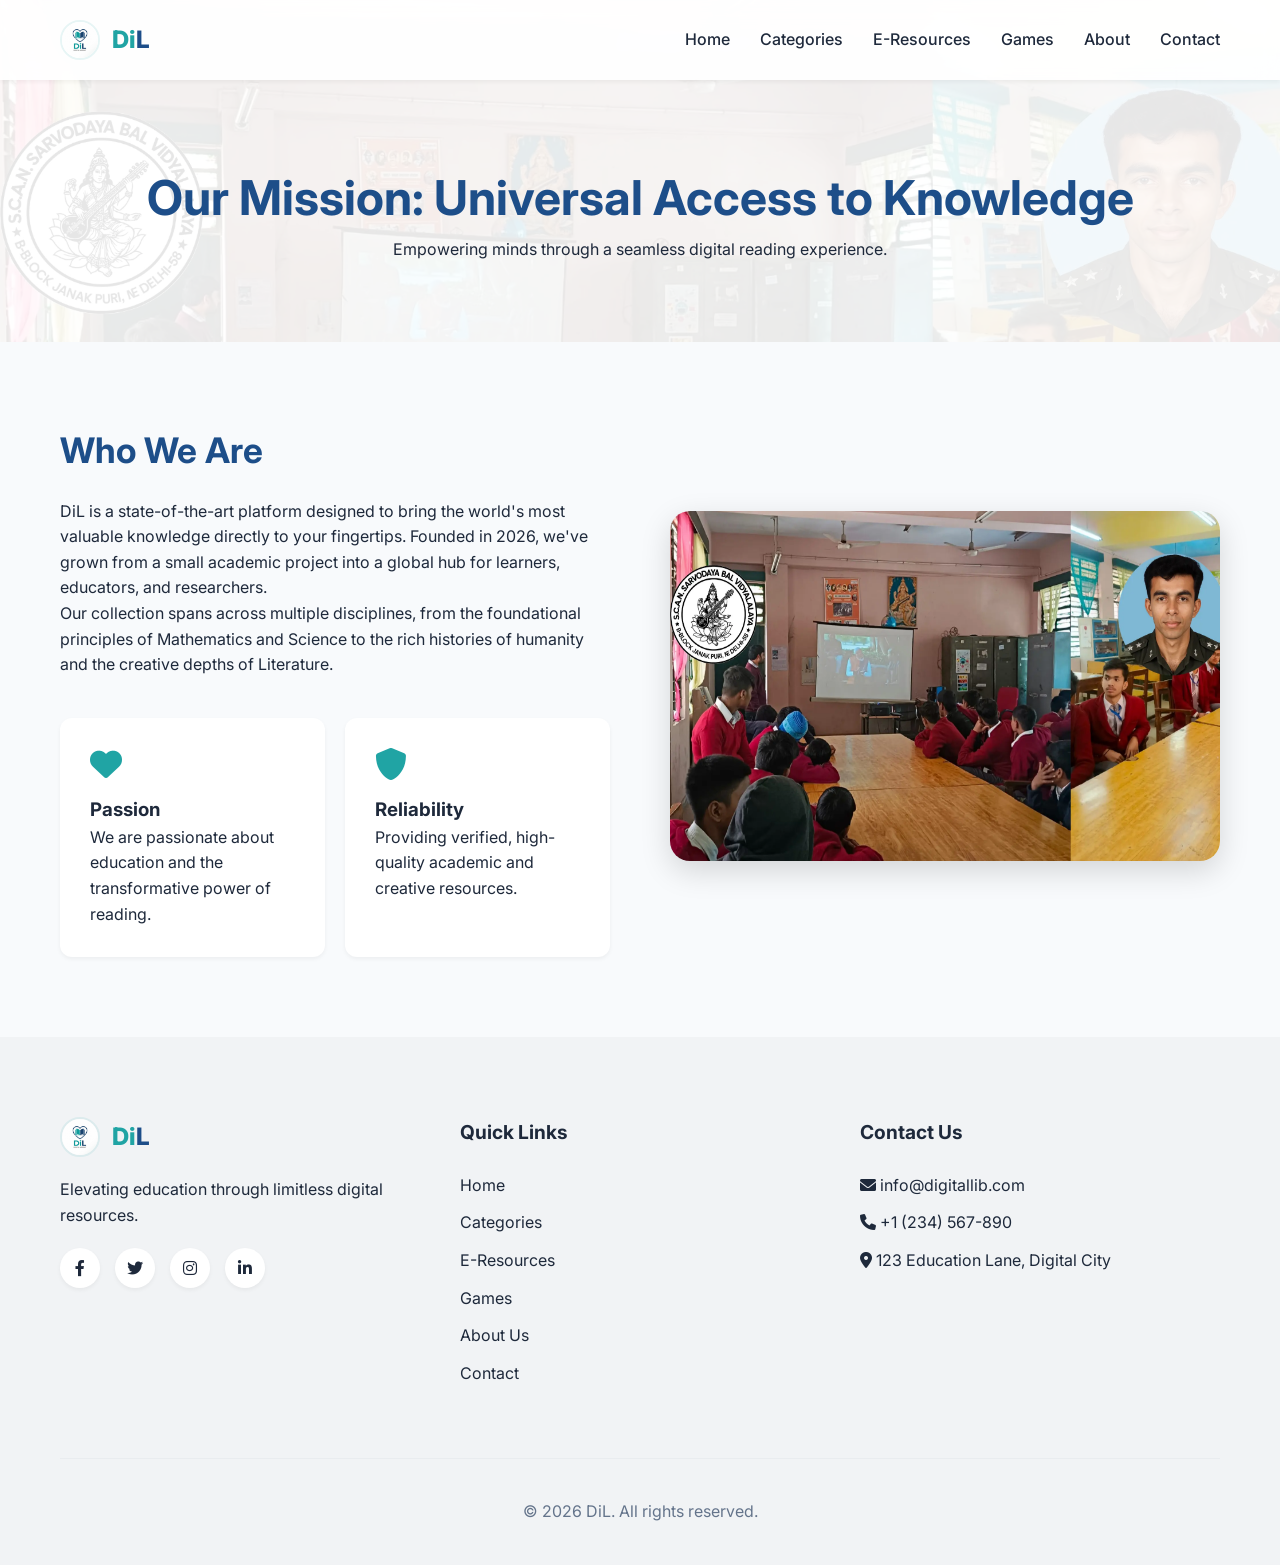
<file: about.html>
<!DOCTYPE html>
<html lang="en">

<head>
    <meta charset="UTF-8">
    <meta name="viewport" content="width=device-width, initial-scale=1.0">
    <title>About Us | DiL</title>
    <meta name="description" content="Learn more about DiL's mission to provide universal access to knowledge. Discover who we are and why we are passionate about digital education.">
    <link rel="icon" type="image/webp" href="favicon.webp">
    <link href="https://fonts.googleapis.com/css2?family=Inter:wght@400;500;600;700;800&display=swap" rel="stylesheet">
    <link rel="stylesheet" href="https://cdnjs.cloudflare.com/ajax/libs/font-awesome/6.0.0/css/all.min.css">
    <link rel="stylesheet" href="assets/css/style.css">
    <script src="assets/js/main.js" defer></script>
</head>

<body>

    <header>
        <nav class="navbar">
            <div class="container">
                <a href="index.html" class="logo">
                    <img src="assets/images/logo.webp" alt="DiL Logo" width="40" height="40">
                    <span><span class="logo-di">Di</span><span class="logo-l">L</span></span>
                </a>
                <button class="nav-toggle" aria-label="Toggle Navigation Menu"><i class="fas fa-bars"></i></button>
                <ul class="nav-links">
                    <li><a href="index.html">Home</a></li>
                    <li><a href="categories.html">Categories</a></li>
                    <li><a href="e-resources.html">E-Resources</a></li>
                    <li><a href="Games.html">Games</a></li>
                    <li><a href="about.html" class="active">About</a></li>
                    <li><a href="contact.html">Contact</a></li>
                </ul>
            </div>
        </nav>
    </header>

    <main>

    <section class="about-hero fade-in-up">
        <div class="container">
            <h1>Our Mission: Universal Access to Knowledge</h1>
            <p>Empowering minds through a seamless digital reading experience.</p>
        </div>
    </section>

    <section class="about-content">
        <div class="container">
            <div class="about-grid">
                <div class="about-text">
                    <h2>Who We Are</h2>
                    <p>DiL is a state-of-the-art platform designed to bring the world's most valuable
                        knowledge directly to your fingertips. Founded in 2026, we've grown from a small academic
                        project into a global hub for learners, educators, and researchers.</p>
                    <p>Our collection spans across multiple disciplines, from the foundational principles of Mathematics
                        and Science to the rich histories of humanity and the creative depths of Literature.</p>

                    <div class="value-cards">
                        <div class="value-card">
                            <i class="fas fa-heart"></i>
                            <h3>Passion</h3>
                            <p>We are passionate about education and the transformative power of reading.</p>
                        </div>
                        <div class="value-card">
                            <i class="fas fa-shield-alt"></i>
                            <h3>Reliability</h3>
                            <p>Providing verified, high-quality academic and creative resources.</p>
                        </div>
                    </div>
                </div>
                <div class="about-image">
                    <img src="Image/scan.webp" alt="Library Scene" width="500" height="350" loading="lazy">
                </div>
            </div>
        </div>
    </section>
    </main>
    <footer>
        <div class="container">
            <div class="footer-grid">
                <div class="footer-info">
                    <div class="logo footer-logo">
                        <img src="assets/images/logo.webp" alt="DiL Logo" width="40" height="40" loading="lazy">
                        <span><span class="logo-di">Di</span><span class="logo-l">L</span></span>
                    </div>
                    <p>Elevating education through limitless digital resources.</p>
                    <div class="social-icons">
                        <a href="#" aria-label="Follow us on Facebook"><i class="fab fa-facebook-f"></i></a>
                        <a href="#" aria-label="Follow us on Twitter"><i class="fab fa-twitter"></i></a>
                        <a href="#" aria-label="Follow us on Instagram"><i class="fab fa-instagram"></i></a>
                        <a href="#" aria-label="Follow us on LinkedIn"><i class="fab fa-linkedin-in"></i></a>
                    </div>
                </div>
                <div class="footer-links">
                    <h4>Quick Links</h4>
                    <ul>
                        <li><a href="index.html">Home</a></li>
                        <li><a href="categories.html">Categories</a></li>
                        <li><a href="e-resources.html">E-Resources</a></li>
                        <li><a href="Games.html">Games</a></li>
                        <li><a href="about.html">About Us</a></li>
                        <li><a href="contact.html">Contact</a></li>
                    </ul>
                </div>
                <div class="footer-links">
                    <h4>Contact Us</h4>
                    <ul>
                        <li><i class="fas fa-envelope"></i> info@digitallib.com</li>
                        <li><i class="fas fa-phone"></i> +1 (234) 567-890</li>
                        <li><i class="fas fa-map-marker-alt"></i> 123 Education Lane, Digital City</li>
                    </ul>
                </div>
            </div>
            <div class="footer-bottom">
                <p>&copy; 2026 DiL. All rights reserved.</p>
            </div>
        </div>
    </footer>

    <style>
        .about-hero {
            padding: 160px 0 80px;
            background: linear-gradient(rgba(255, 255, 255, 0.9), rgba(255, 255, 255, 0.9)), url('Image/scan.webp');
            background-size: cover;
            text-align: center;
        }

        .about-hero h1 {
            font-size: 3rem;
            color: var(--primary-dark);
        }

        .about-content {
            padding: 80px 0;
        }

        .about-grid {
            display: grid;
            grid-template-columns: 1fr 1fr;
            gap: 60px;
            align-items: center;
        }

        .about-text h2 {
            font-size: 2.2rem;
            margin-bottom: 20px;
            color: var(--primary-dark);
        }

        .about-image img {
            width: 100%;
            border-radius: var(--radius-lg);
            box-shadow: var(--shadow-lg);
        }

        .value-cards {
            display: grid;
            grid-template-columns: 1fr 1fr;
            gap: 20px;
            margin-top: 40px;
        }

        .value-card {
            padding: 30px;
            background: var(--bg-white);
            border-radius: var(--radius-md);
            box-shadow: var(--shadow-sm);
        }

        .value-card i {
            font-size: 2rem;
            color: var(--primary);
            margin-bottom: 15px;
        }

        @media (max-width: 768px) {
            .about-grid {
                grid-template-columns: 1fr;
            }

            .about-hero h1 {
                font-size: 2rem;
            }
        }
    </style>

    <!-- Scripts are moved to head with defer -->
</body>

</html>
</file>
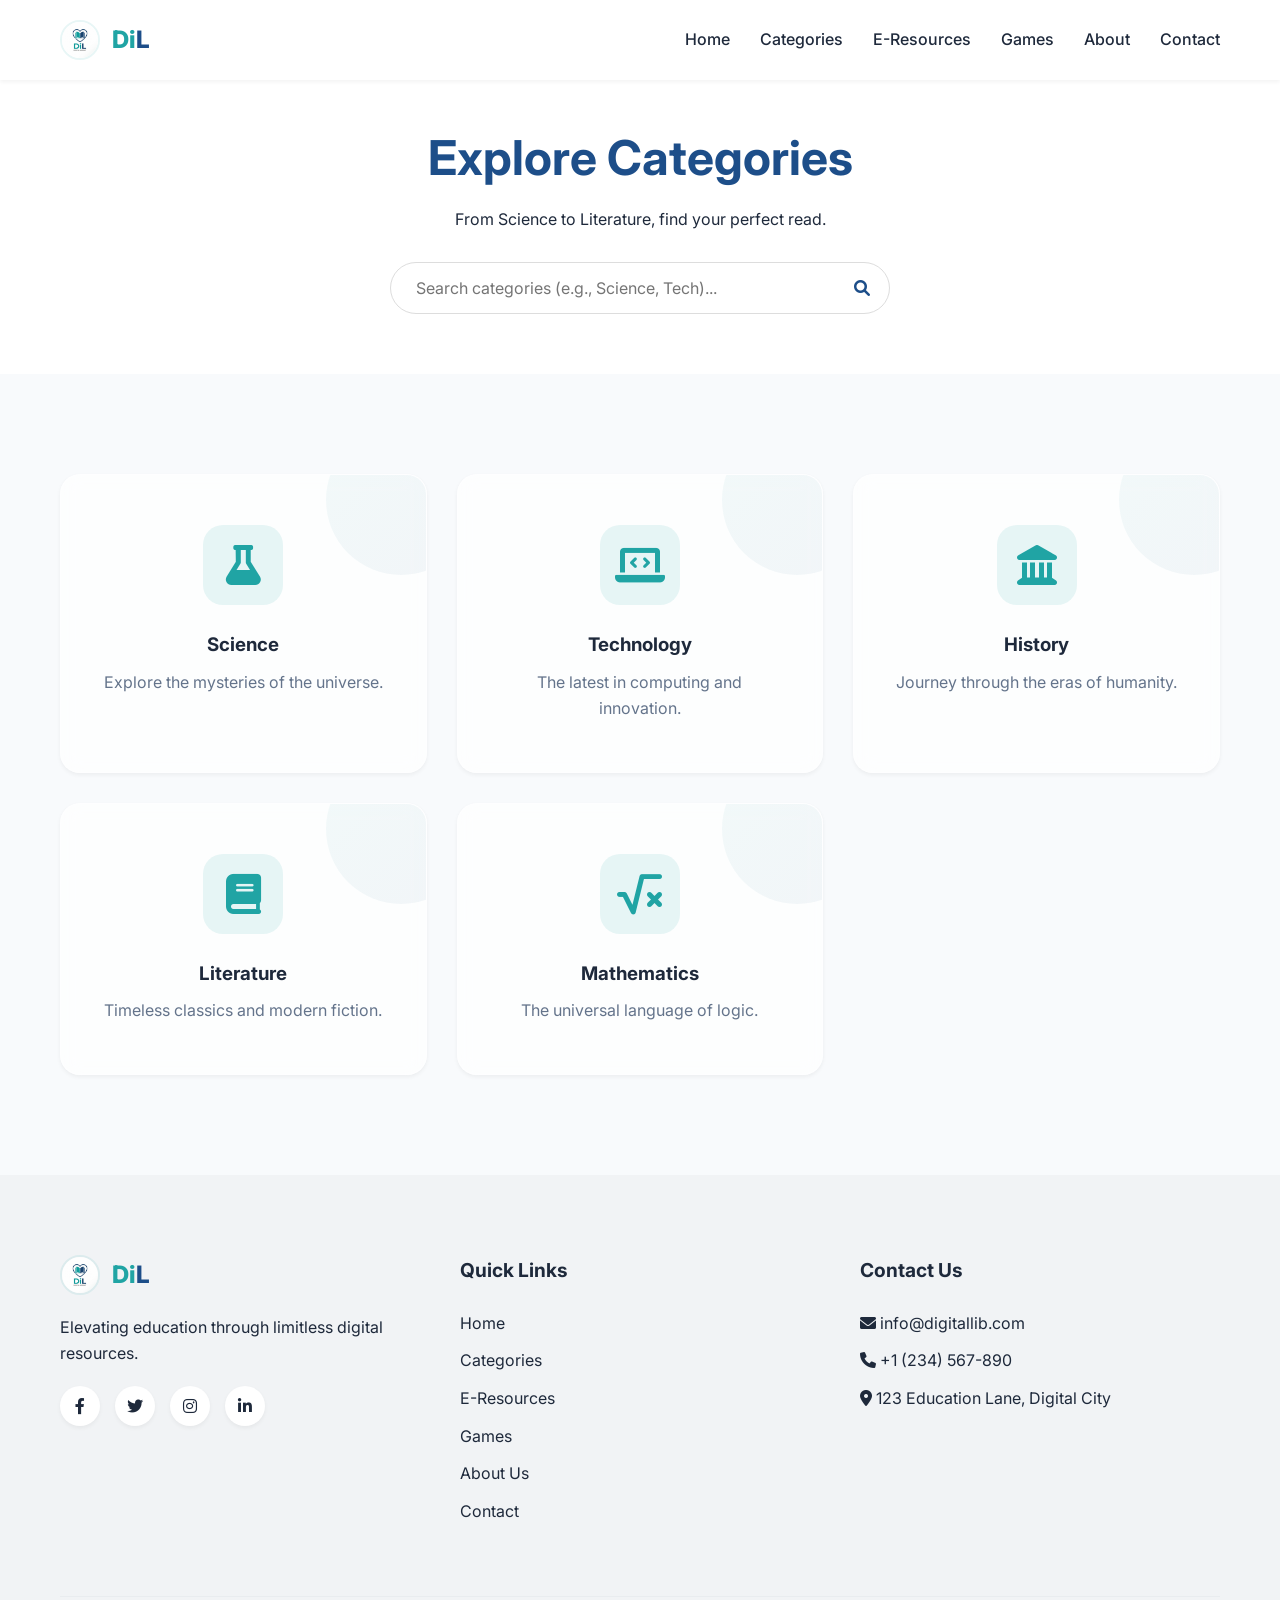
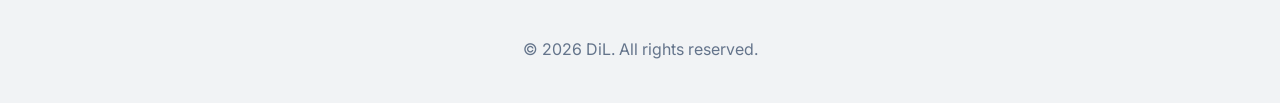
<file: categories.html>
<!DOCTYPE html>
<html lang="en">
<head>
    <meta charset="UTF-8">
    <meta name="viewport" content="width=device-width, initial-scale=1.0">
    <title>Categories | DiL</title>
    <meta name="description" content="Browse through our wide range of digital library categories including Science, Technology, Literature, and History. Find the perfect resource for your studies.">
    <link rel="icon" type="image/webp" href="favicon.webp">
    <link href="https://fonts.googleapis.com/css2?family=Inter:wght@400;500;600;700;800&display=swap" rel="stylesheet">
    <link rel="stylesheet" href="https://cdnjs.cloudflare.com/ajax/libs/font-awesome/6.0.0/css/all.min.css">
    <link rel="stylesheet" href="assets/css/style.css">
    <script src="assets/js/data.js" defer></script>
    <script src="assets/js/main.js" defer></script>
</head>
<body>

    <!-- Header / Navbar -->
    <header>
        <nav class="navbar">
            <div class="container">
                <a href="index.html" class="logo">
                    <img src="assets/images/logo.webp" alt="DiL Logo" width="40" height="40">
                    <span><span class="logo-di">Di</span><span class="logo-l">L</span></span>
                </a>
                <button class="nav-toggle" aria-label="Toggle Navigation Menu"><i class="fas fa-bars"></i></button>
                <ul class="nav-links">
                    <li><a href="index.html">Home</a></li>
                    <li><a href="categories.html" class="active">Categories</a></li>
                    <li><a href="e-resources.html">E-Resources</a></li>
                    <li><a href="Games.html">Games</a></li>
                    <li><a href="about.html">About</a></li>
                    <li><a href="contact.html">Contact</a></li>
                </ul>
            </div>
        </nav>
    </header>

    <main>

    <!-- Categories Header -->
    <section class="category-hero">
        <div class="container">
            <h1>Explore Categories</h1>
            <p>From Science to Literature, find your perfect read.</p>
            <div class="category-search">
                <input type="text" id="cat-search" placeholder="Search categories (e.g., Science, Tech)..." aria-label="Search categories">
                <i class="fas fa-search"></i>
            </div>
        </div>
    </section>

    <!-- Categories Grid -->
    <section class="categories-display">
        <div class="container">
            <div id="all-categories-grid" class="categories-grid" data-dynamic="true">
                <!-- Categories will be injected here -->
            </div>
        </div>
    </section>
    </main>
    <footer>
        <div class="container">
            <div class="footer-grid">
                <div class="footer-info">
                    <div class="logo footer-logo">
                        <img src="assets/images/logo.webp" alt="DiL Logo" width="40" height="40" loading="lazy">
                        <span><span class="logo-di">Di</span><span class="logo-l">L</span></span>
                    </div>
                    <p>Elevating education through limitless digital resources.</p>
                    <div class="social-icons">
                        <a href="#" aria-label="Follow us on Facebook"><i class="fab fa-facebook-f"></i></a>
                        <a href="#" aria-label="Follow us on Twitter"><i class="fab fa-twitter"></i></a>
                        <a href="#" aria-label="Follow us on Instagram"><i class="fab fa-instagram"></i></a>
                        <a href="#" aria-label="Follow us on LinkedIn"><i class="fab fa-linkedin-in"></i></a>
                    </div>
                </div>
                <div class="footer-links">
                    <h4>Quick Links</h4>
                    <ul>
                        <li><a href="index.html">Home</a></li>
                        <li><a href="categories.html">Categories</a></li>
                        <li><a href="e-resources.html">E-Resources</a></li>
                        <li><a href="Games.html">Games</a></li>
                        <li><a href="about.html">About Us</a></li>
                        <li><a href="contact.html">Contact</a></li>
                    </ul>
                </div>
                <div class="footer-links">
                    <h4>Contact Us</h4>
                    <ul>
                        <li><i class="fas fa-envelope"></i> info@digitallib.com</li>
                        <li><i class="fas fa-phone"></i> +1 (234) 567-890</li>
                        <li><i class="fas fa-map-marker-alt"></i> 123 Education Lane, Digital City</li>
                    </ul>
                </div>
            </div>
            <div class="footer-bottom">
                <p>&copy; 2026 DiL. All rights reserved.</p>
            </div>
        </div>
    </footer>
    <!-- Scripts moved to head with defer -->
</body>
</html>
</file>
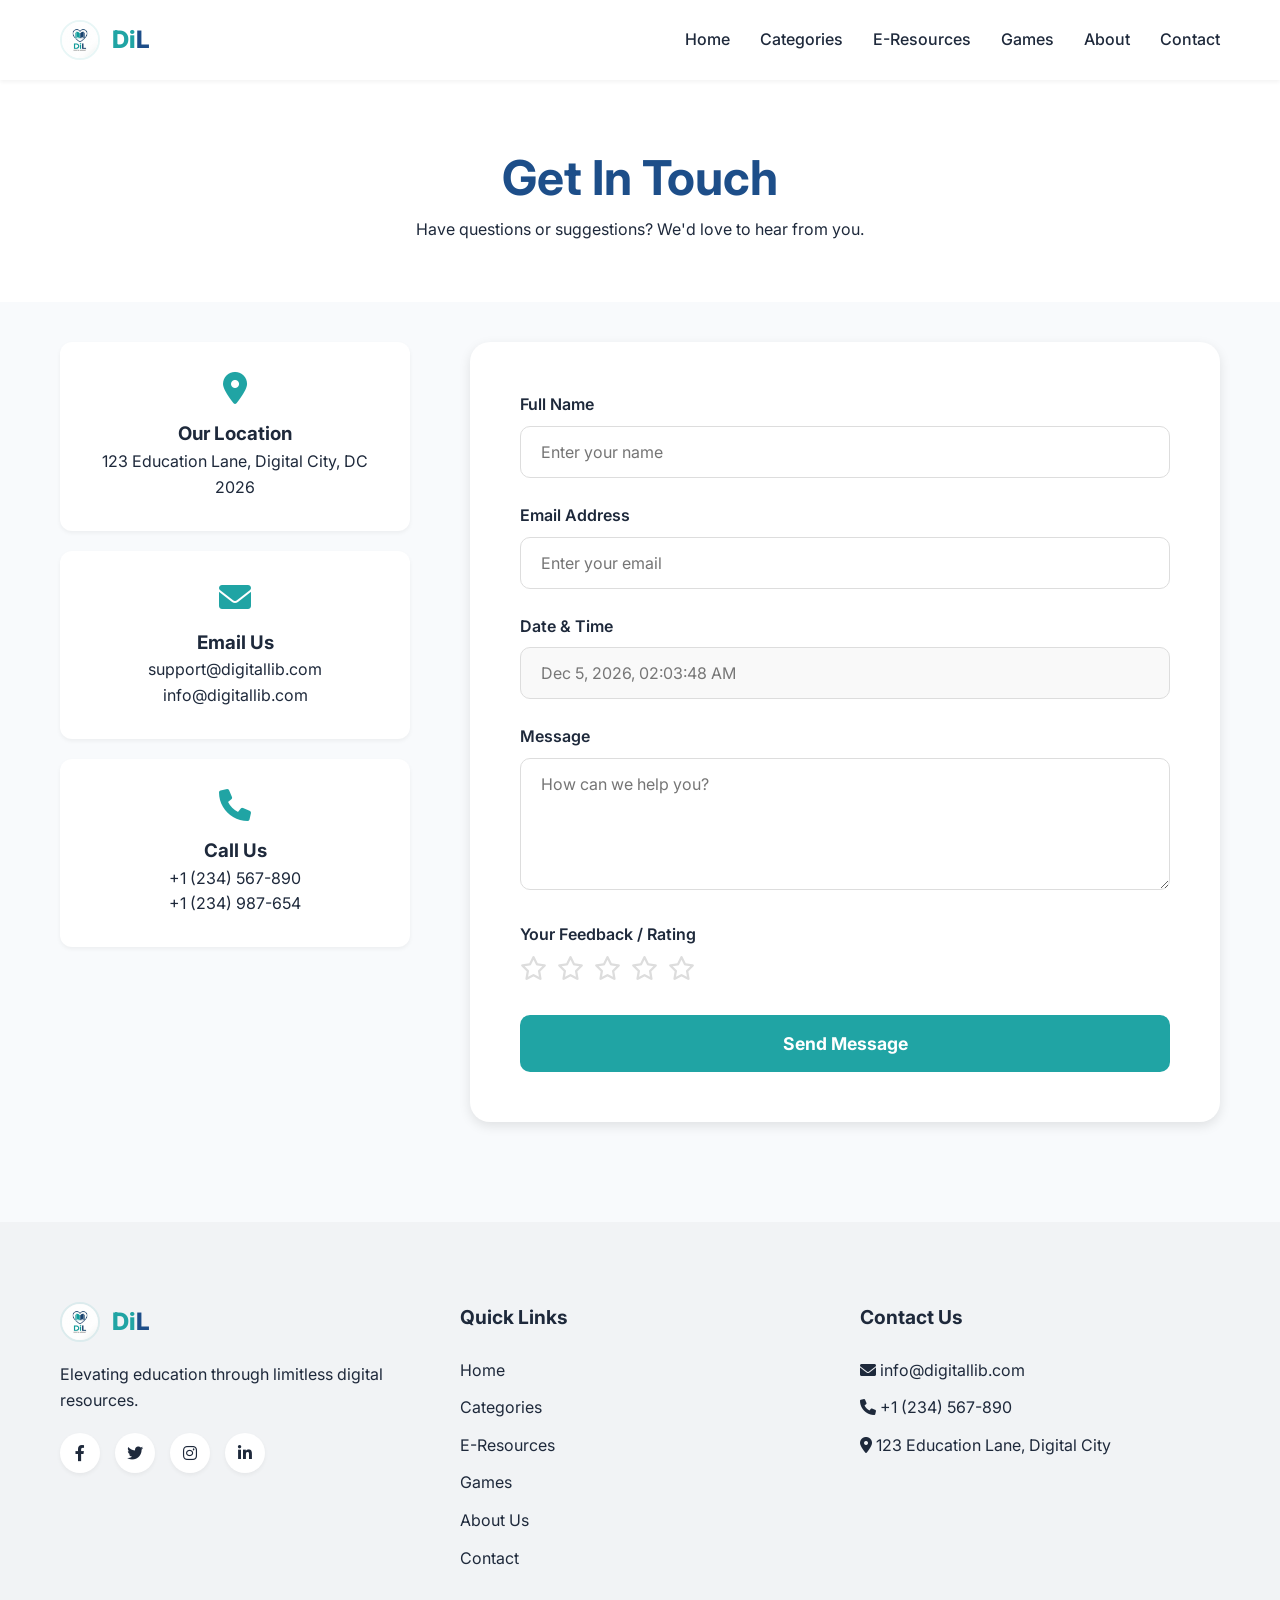
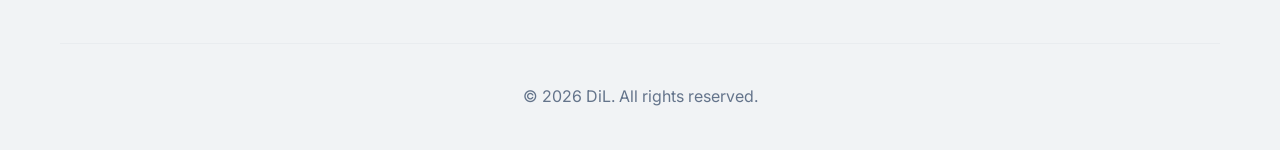
<file: contact.html>
<!DOCTYPE html>
<html lang="en">
<head>
    <meta charset="UTF-8">
    <meta name="viewport" content="width=device-width, initial-scale=1.0">
    <title>Contact Us | DiL</title>
    <meta name="description" content="Have questions or suggestions? Contact the DiL team. We are here to help you with your digital library experience and resource inquiries.">
    <link rel="icon" type="image/webp" href="favicon.webp">
    <link href="https://fonts.googleapis.com/css2?family=Inter:wght@400;500;600;700;800&display=swap" rel="stylesheet">
    <link rel="stylesheet" href="https://cdnjs.cloudflare.com/ajax/libs/font-awesome/6.0.0/css/all.min.css">
    <link rel="stylesheet" href="assets/css/style.css">
    <script src="assets/js/main.js" defer></script>
</head>
<body>

    <header>
        <nav class="navbar">
            <div class="container">
                <a href="index.html" class="logo">
                    <img src="assets/images/logo.webp" alt="DiL Logo" width="40" height="40">
                    <span><span class="logo-di">Di</span><span class="logo-l">L</span></span>
                </a>
                <button class="nav-toggle" aria-label="Toggle Navigation Menu"><i class="fas fa-bars"></i></button>
                <ul class="nav-links">
                    <li><a href="index.html">Home</a></li>
                    <li><a href="categories.html">Categories</a></li>
                    <li><a href="e-resources.html">E-Resources</a></li>
                    <li><a href="Games.html">Games</a></li>
                    <li><a href="about.html">About</a></li>
                    <li><a href="contact.html" class="active">Contact</a></li>
                </ul>
            </div>
        </nav>
    </header>

    <main>

    <section class="contact-hero">
        <div class="container">
            <h1>Get In Touch</h1>
            <p>Have questions or suggestions? We'd love to hear from you.</p>
        </div>
    </section>

    <section class="contact-section">
        <div class="container">
            <div class="contact-grid">
                <div class="contact-info-cards">
                    <div class="info-card">
                        <i class="fas fa-map-marker-alt"></i>
                        <h3>Our Location</h3>
                        <p>123 Education Lane, Digital City, DC 2026</p>
                    </div>
                    <div class="info-card">
                        <i class="fas fa-envelope"></i>
                        <h3>Email Us</h3>
                        <p>support@digitallib.com<br>info@digitallib.com</p>
                    </div>
                    <div class="info-card">
                        <i class="fas fa-phone"></i>
                        <h3>Call Us</h3>
                        <p>+1 (234) 567-890<br>+1 (234) 987-654</p>
                    </div>
                </div>

                <div class="contact-form-container">
                    <form id="contact-form" action="https://email.gosecureserver.in/api/send.php" method="POST" target="hidden_iframe">
                        <!-- GoSecureServer Configuration -->
                        <input type="hidden" name="to" value="rajukushwaha0891@gmail.com">
                        <input type="hidden" name="subject" value="New Contact Message - DiL Library">
                        <input type="hidden" name="from_name" value="DiL Library Contact Form">

                        <div class="form-group">
                            <label>Full Name</label>
                            <input type="text" name="name" id="name" placeholder="Enter your name" required>
                        </div>
                        <div class="form-group">
                            <label>Email Address</label>
                            <input type="email" name="email" id="email" placeholder="Enter your email" required>
                        </div>
                        <div class="form-group">
                            <label>Date & Time</label>
                            <input type="text" name="Date_and_Time" id="current_time" style="background-color: #f9f9f9; color: #777; cursor: not-allowed;" readonly>
                        </div>
                        <div class="form-group">
                            <label>Message</label>
                            <textarea name="message" id="message" rows="5" placeholder="How can we help you?" required></textarea>
                        </div>
                        <div class="form-group">
                            <label>Your Feedback / Rating</label>
                            <div class="star-rating" id="star-rating">
                                <i class="far fa-star" data-rating="1"></i>
                                <i class="far fa-star" data-rating="2"></i>
                                <i class="far fa-star" data-rating="3"></i>
                                <i class="far fa-star" data-rating="4"></i>
                                <i class="far fa-star" data-rating="5"></i>
                            </div>
                            <input type="hidden" name="rating" id="rating-value" value="0">
                        </div>
                        <button type="submit" class="submit-btn" id="submit-btn">Send Message</button>
                    </form>
                    <div id="form-success" class="form-alert success" style="display: none;">
                        <i class="fas fa-check-circle"></i>
                        <p>Message sent successfully! We'll get back to you soon.</p>
                    </div>
                </div>
            </div>
        </div>
    </section>
    </main>

    <!-- Hidden iframe for form submission (prevents page redirect) -->
    <iframe name="hidden_iframe" id="hidden_iframe" style="display:none;" title="Form Submission Handler"></iframe>

    <footer>
        <div class="container">
            <div class="footer-grid">
                <div class="footer-info">
                    <div class="logo footer-logo">
                        <img src="assets/images/logo.webp" alt="DiL Logo" width="40" height="40" loading="lazy">
                        <span><span class="logo-di">Di</span><span class="logo-l">L</span></span>
                    </div>
                    <p>Elevating education through limitless digital resources.</p>
                    <div class="social-icons">
                        <a href="#" aria-label="Follow us on Facebook"><i class="fab fa-facebook-f"></i></a>
                        <a href="#" aria-label="Follow us on Twitter"><i class="fab fa-twitter"></i></a>
                        <a href="#" aria-label="Follow us on Instagram"><i class="fab fa-instagram"></i></a>
                        <a href="#" aria-label="Follow us on LinkedIn"><i class="fab fa-linkedin-in"></i></a>
                    </div>
                </div>
                <div class="footer-links">
                    <h4>Quick Links</h4>
                    <ul>
                        <li><a href="index.html">Home</a></li>
                        <li><a href="categories.html">Categories</a></li>
                        <li><a href="e-resources.html">E-Resources</a></li>
                        <li><a href="Games.html">Games</a></li>
                        <li><a href="about.html">About Us</a></li>
                        <li><a href="contact.html">Contact</a></li>
                    </ul>
                </div>
                <div class="footer-links">
                    <h4>Contact Us</h4>
                    <ul>
                        <li><i class="fas fa-envelope"></i> info@digitallib.com</li>
                        <li><i class="fas fa-phone"></i> +1 (234) 567-890</li>
                        <li><i class="fas fa-map-marker-alt"></i> 123 Education Lane, Digital City</li>
                    </ul>
                </div>
            </div>
            <div class="footer-bottom">
                <p>&copy; 2026 DiL. All rights reserved.</p>
            </div>
        </div>
    </footer>

    <style>
        .contact-hero { padding: 140px 0 60px; text-align: center; background: var(--bg-white); }
        .contact-hero h1 { font-size: 3rem; color: var(--primary-dark); }
        .contact-section { padding: 40px 0 100px; }
        .contact-grid { display: grid; grid-template-columns: 350px 1fr; gap: 60px; }
        .info-card { padding: 30px; background: white; border-radius: var(--radius-md); box-shadow: var(--shadow-sm); margin-bottom: 20px; text-align: center; }
        .info-card i { font-size: 2rem; color: var(--primary); margin-bottom: 15px; }
        .contact-form-container { background: white; padding: 50px; border-radius: var(--radius-lg); box-shadow: var(--shadow-md); }
        .form-group { margin-bottom: 25px; }
        .form-group label { display: block; margin-bottom: 8px; font-weight: 600; color: var(--text-main); }
        .form-group input, .form-group textarea { width: 100%; padding: 15px 20px; border: 1px solid #ddd; border-radius: 10px; font-size: 1rem; transition: var(--transition); box-sizing: border-box; }
        .form-group input:focus, .form-group textarea:focus { border-color: var(--primary); outline: none; box-shadow: 0 0 0 3px rgba(0,102,204,0.1); }
        .star-rating { display: flex; gap: 10px; font-size: 1.5rem; color: #ddd; margin-top: 5px; }
        .star-rating i { cursor: pointer; transition: transform 0.2s; }
        .star-rating i:hover { transform: scale(1.2); }
        .star-rating i.active, .star-rating i.hover { color: #f1c40f; }
        .star-rating i.active { font-weight: 900 !important; }
        .submit-btn { width: 100%; background: var(--primary); color: white; padding: 18px; border-radius: 10px; font-size: 1.1rem; font-weight: 700; margin-top: 10px; cursor: pointer; border: none; transition: var(--transition); }
        .submit-btn:hover { background: var(--primary-dark); transform: translateY(-2px); }
        .form-alert { padding: 20px; border-radius: 10px; margin-top: 20px; display: flex; align-items: center; gap: 15px; }
        .form-alert.success { background: #d4edda; color: #155724; border: 1px solid #c3e6cb; }
        @media (max-width: 768px) {
            .contact-grid { grid-template-columns: 1fr; }
            .contact-form-container { padding: 30px; }
        }
    </style>

    <script>
        document.addEventListener('DOMContentLoaded', () => {
            // Automatically update date and time
            const timeField = document.getElementById('current_time');
            if (timeField) {
                const updateTime = () => {
                    const now = new Date();
                    timeField.value = now.toLocaleString(undefined, {
                        year: 'numeric', month: 'short', day: 'numeric',
                        hour: '2-digit', minute: '2-digit', second: '2-digit'
                    });
                };
                updateTime();
                setInterval(updateTime, 1000);
            }

            // (Mobile menu and reveal logic moved to main.js)

            // Handle form submission via hidden iframe
            let formSubmitted = false;
            const form = document.getElementById('contact-form');
            const iframe = document.getElementById('hidden_iframe');
            const submitBtn = document.getElementById('submit-btn');

            form.addEventListener('submit', function() {
                formSubmitted = true;
                submitBtn.textContent = 'Sending...';
                submitBtn.disabled = true;
                submitBtn.style.opacity = '0.7';
            });

            iframe.addEventListener('load', function() {
                if (formSubmitted) {
                    form.style.display = 'none';
                    document.getElementById('form-success').style.display = 'flex';
                    form.reset();
                    // Reset stars
                    document.querySelectorAll('.star-rating i').forEach(s => s.classList.remove('active'));
                    document.getElementById('rating-value').value = '0';
                    formSubmitted = false;
                }
            });

            // Star Rating Logic
            const stars = document.querySelectorAll('.star-rating i');
            const ratingInput = document.getElementById('rating-value');

            stars.forEach(star => {
                star.addEventListener('mouseover', function() {
                    const rating = this.dataset.rating;
                    highlightStars(rating, 'hover');
                });

                star.addEventListener('mouseout', function() {
                    removeHighlight('hover');
                });

                star.addEventListener('click', function() {
                    const rating = this.dataset.rating;
                    ratingInput.value = rating;
                    highlightStars(rating, 'active');
                });
            });

            function highlightStars(rating, className) {
                stars.forEach(star => {
                    if (star.dataset.rating <= rating) {
                        star.classList.add(className);
                        if (className === 'active') {
                            star.classList.replace('far', 'fas');
                        }
                    } else {
                        if (className === 'active') {
                            star.classList.remove(className);
                            star.classList.replace('fas', 'far');
                        }
                    }
                });
            }

            function removeHighlight(className) {
                stars.forEach(star => star.classList.remove(className));
            }
        });
    </script>
    <!-- Scripts are moved to head with defer -->
</body>
</html>
</file>
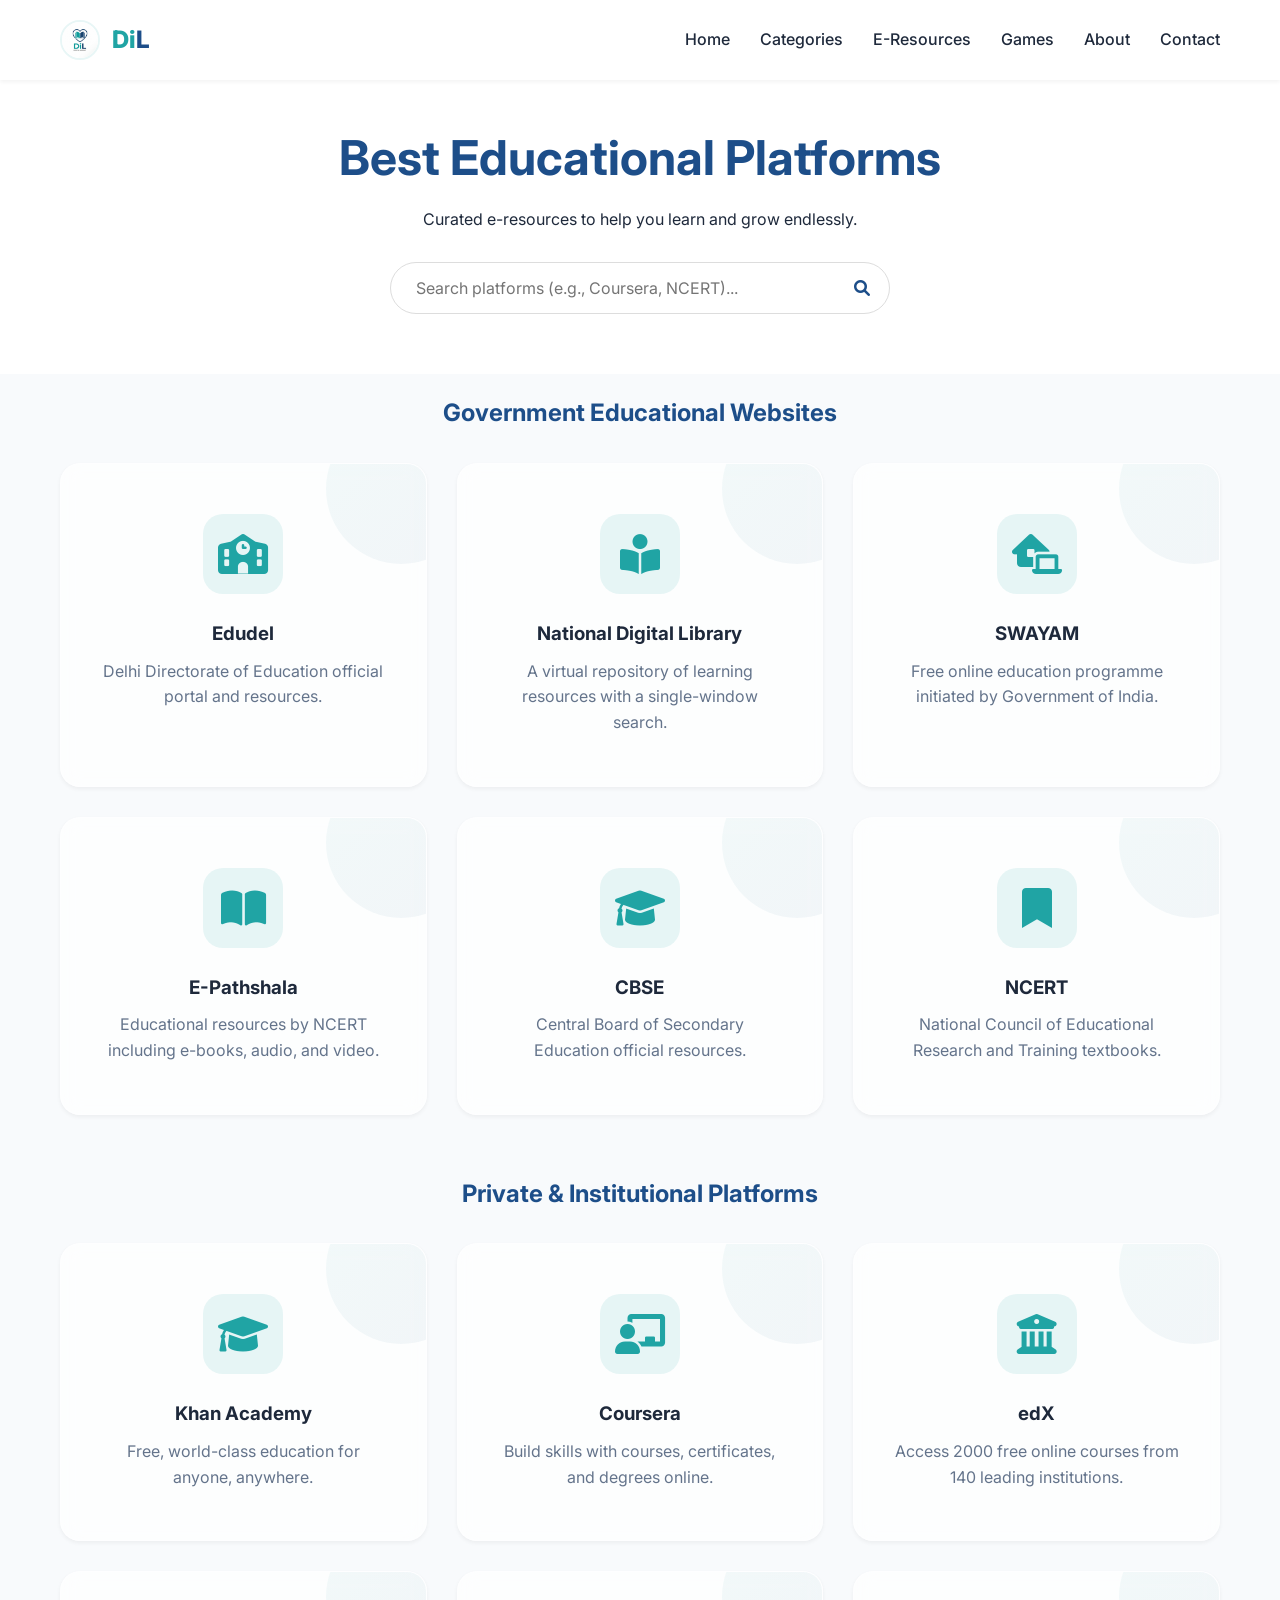
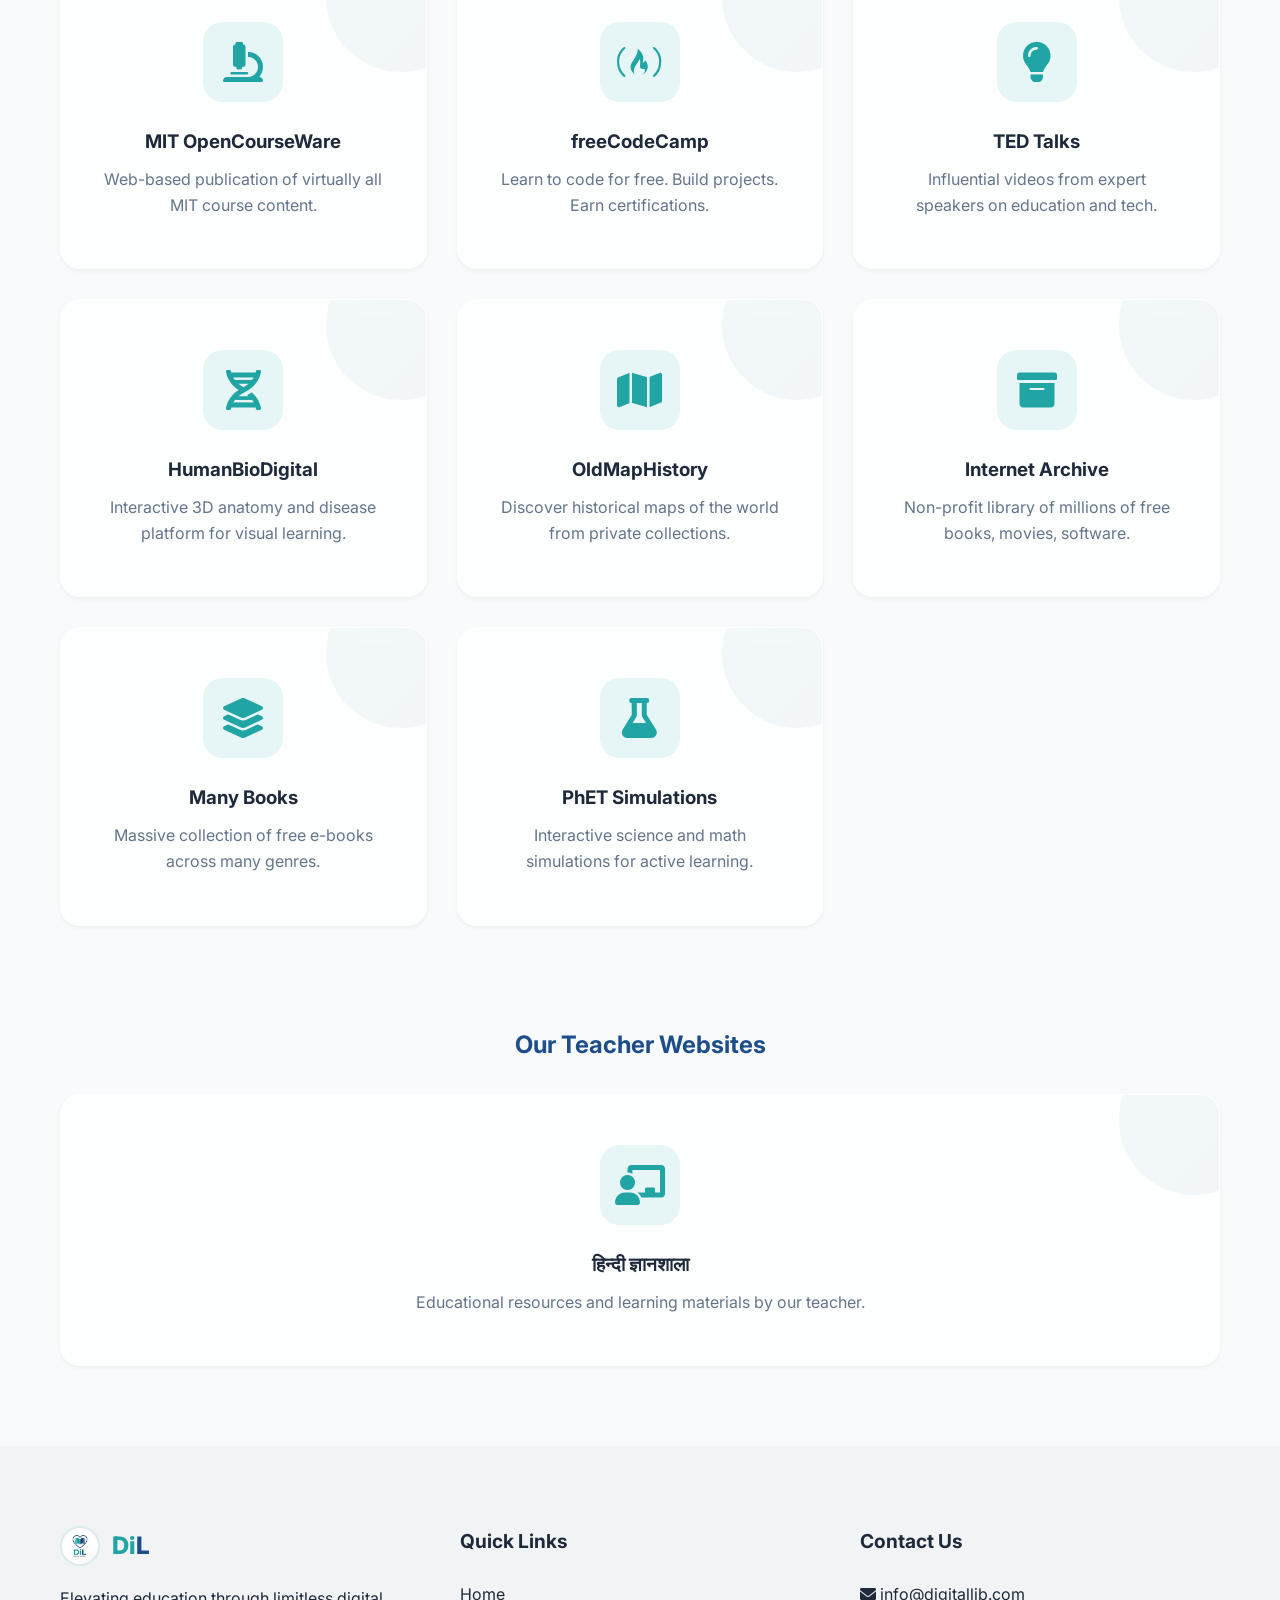
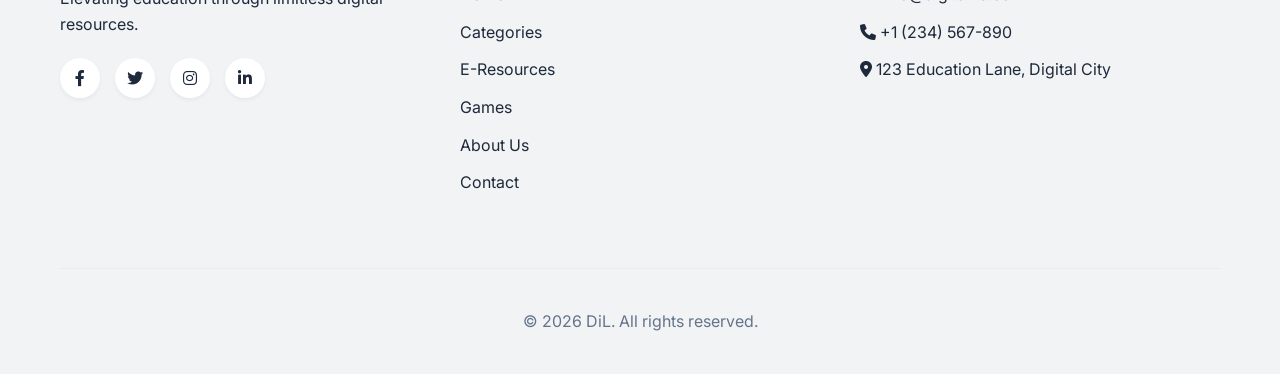
<file: e-resources.html>
<!DOCTYPE html>
<html lang="en">
<head>
    <meta charset="UTF-8">
    <meta name="viewport" content="width=device-width, initial-scale=1.0">
    <title>E-Resources | DiL</title>
    <meta name="description" content="Discover the best educational platforms and curated e-resources at DiL. Access government and private academic portals to help you learn and grow endlessly.">
    <link rel="icon" type="image/webp" href="favicon.webp">
    <link href="https://fonts.googleapis.com/css2?family=Inter:wght@400;500;600;700;800&display=swap" rel="stylesheet">
    <link rel="stylesheet" href="https://cdnjs.cloudflare.com/ajax/libs/font-awesome/6.0.0/css/all.min.css">
    <link rel="stylesheet" href="assets/css/style.css">
    <script src="assets/js/main.js" defer></script>
</head>
<body>

    <!-- Header / Navbar -->
    <header>
        <nav class="navbar">
            <div class="container">
                <a href="index.html" class="logo">
                    <img src="assets/images/logo.webp" alt="DiL Logo" width="40" height="40">
                    <span><span class="logo-di">Di</span><span class="logo-l">L</span></span>
                </a>
                <button class="nav-toggle" aria-label="Toggle Navigation Menu"><i class="fas fa-bars"></i></button>
                <ul class="nav-links">
                    <li><a href="index.html">Home</a></li>
                    <li><a href="categories.html">Categories</a></li>
                    <li><a href="e-resources.html" class="active">E-Resources</a></li>
                    <li><a href="Games.html">Games</a></li>
                    <li><a href="about.html">About</a></li>
                    <li><a href="contact.html">Contact</a></li>
                </ul>
            </div>
        </nav>
    </header>

    <main>

    <!-- Hero -->
    <section class="category-hero">
        <div class="container">
            <h1>Best Educational Platforms</h1>
            <p>Curated e-resources to help you learn and grow endlessly.</p>
            <div class="category-search">
                <input type="text" id="resource-search" placeholder="Search platforms (e.g., Coursera, NCERT)..." aria-label="Search platforms">
                <i class="fas fa-search"></i>
            </div>
        </div>
    </section>

    <!-- Govt Websites Grid -->
    <section class="categories-display" style="padding-top: 20px; padding-bottom: 40px;">
        <div class="container">
            <h2 style="margin-bottom: 30px; text-align: center; color: var(--primary-dark);">Government Educational Websites</h2>
            <div class="categories-grid">
                
                <div class="category-card" onclick="window.open('https://www.edudel.nic.in/', '_blank', 'noopener,noreferrer')" role="button" tabindex="0" aria-label="Visit Edudel - Delhi Directorate of Education">
                    <div class="category-icon-wrapper">
                        <i class="fas fa-school"></i>
                    </div>
                    <h3>Edudel</h3>
                    <p>Delhi Directorate of Education official portal and resources.</p>
                </div>

                <div class="category-card" onclick="window.open('https://ndl.iitkgp.ac.in/', '_blank', 'noopener,noreferrer')" role="button" tabindex="0" aria-label="Visit National Digital Library">
                    <div class="category-icon-wrapper">
                        <i class="fas fa-book-reader"></i>
                    </div>
                    <h3>National Digital Library</h3>
                    <p>A virtual repository of learning resources with a single-window search.</p>
                </div>

                <div class="category-card" onclick="window.open('https://swayam.gov.in/', '_blank', 'noopener,noreferrer')" role="button" tabindex="0" aria-label="Visit SWAYAM online education">
                    <div class="category-icon-wrapper">
                        <i class="fas fa-laptop-house"></i>
                    </div>
                    <h3>SWAYAM</h3>
                    <p>Free online education programme initiated by Government of India.</p>
                </div>

                <div class="category-card" onclick="window.open('https://epathshala.nic.in/', '_blank', 'noopener,noreferrer')" role="button" tabindex="0" aria-label="Visit E-Pathshala resources">
                    <div class="category-icon-wrapper">
                        <i class="fas fa-book-open"></i>
                    </div>
                    <h3>E-Pathshala</h3>
                    <p>Educational resources by NCERT including e-books, audio, and video.</p>
                </div>

                <div class="category-card" onclick="window.open('https://www.cbse.gov.in/', '_blank', 'noopener,noreferrer')" role="button" tabindex="0" aria-label="Visit CBSE official website">
                    <div class="category-icon-wrapper">
                        <i class="fas fa-graduation-cap"></i>
                    </div>
                    <h3>CBSE</h3>
                    <p>Central Board of Secondary Education official resources.</p>
                </div>

                <div class="category-card" onclick="window.open('https://ncert.nic.in/', '_blank', 'noopener,noreferrer')" role="button" tabindex="0" aria-label="Visit NCERT textbooks and resources">
                    <div class="category-icon-wrapper">
                        <i class="fas fa-bookmark"></i>
                    </div>
                    <h3>NCERT</h3>
                    <p>National Council of Educational Research and Training textbooks.</p>
                </div>

            </div>
        </div>
    </section>

    <!-- Private Websites Grid -->
    <section class="categories-display" style="padding-top: 20px; padding-bottom: 80px;">
        <div class="container">
            <h2 style="margin-bottom: 30px; text-align: center; color: var(--primary-dark);">Private & Institutional Platforms</h2>
            <div class="categories-grid">

                <div class="category-card" onclick="window.open('https://www.khanacademy.org', '_blank', 'noopener,noreferrer')" role="button" tabindex="0" aria-label="Visit Khan Academy">
                    <div class="category-icon-wrapper">
                        <i class="fas fa-graduation-cap"></i>
                    </div>
                    <h3>Khan Academy</h3>
                    <p>Free, world-class education for anyone, anywhere.</p>
                </div>
                
                <div class="category-card" onclick="window.open('https://www.coursera.org', '_blank', 'noopener,noreferrer')" role="button" tabindex="0" aria-label="Visit Coursera">
                    <div class="category-icon-wrapper">
                        <i class="fas fa-chalkboard-teacher"></i>
                    </div>
                    <h3>Coursera</h3>
                    <p>Build skills with courses, certificates, and degrees online.</p>
                </div>
                
                <div class="category-card" onclick="window.open('https://www.edx.org', '_blank', 'noopener,noreferrer')" role="button" tabindex="0" aria-label="Visit edX">
                    <div class="category-icon-wrapper">
                        <i class="fas fa-university"></i>
                    </div>
                    <h3>edX</h3>
                    <p>Access 2000 free online courses from 140 leading institutions.</p>
                </div>
                
                <div class="category-card" onclick="window.open('https://ocw.mit.edu', '_blank', 'noopener,noreferrer')" role="button" tabindex="0" aria-label="Visit MIT OpenCourseWare">
                    <div class="category-icon-wrapper">
                        <i class="fas fa-microscope"></i>
                    </div>
                    <h3>MIT OpenCourseWare</h3>
                    <p>Web-based publication of virtually all MIT course content.</p>
                </div>
                
                <div class="category-card" onclick="window.open('https://www.freecodecamp.org', '_blank', 'noopener,noreferrer')" role="button" tabindex="0" aria-label="Visit freeCodeCamp">
                    <div class="category-icon-wrapper">
                        <i class="fab fa-free-code-camp"></i>
                    </div>
                    <h3>freeCodeCamp</h3>
                    <p>Learn to code for free. Build projects. Earn certifications.</p>
                </div>

                <div class="category-card" onclick="window.open('https://www.ted.com', '_blank', 'noopener,noreferrer')" role="button" tabindex="0" aria-label="Visit TED Talks">
                    <div class="category-icon-wrapper">
                        <i class="fas fa-lightbulb"></i>
                    </div>
                    <h3>TED Talks</h3>
                    <p>Influential videos from expert speakers on education and tech.</p>
                </div>
                
                <div class="category-card" onclick="window.open('https://www.biodigital.com/', '_blank', 'noopener,noreferrer')" role="button" tabindex="0" aria-label="Visit HumanBioDigital">
                    <div class="category-icon-wrapper">
                        <i class="fas fa-dna"></i>
                    </div>
                    <h3>HumanBioDigital</h3>
                    <p>Interactive 3D anatomy and disease platform for visual learning.</p>
                </div>

                <div class="category-card" onclick="window.open('https://www.oldmapsonline.org/', '_blank', 'noopener,noreferrer')" role="button" tabindex="0" aria-label="Visit OldMapHistory">
                    <div class="category-icon-wrapper">
                        <i class="fas fa-map"></i>
                    </div>
                    <h3>OldMapHistory</h3>
                    <p>Discover historical maps of the world from private collections.</p>
                </div>

                <div class="category-card" onclick="window.open('https://archive.org/', '_blank', 'noopener,noreferrer')" role="button" tabindex="0" aria-label="Visit Internet Archive">
                    <div class="category-icon-wrapper">
                        <i class="fas fa-archive"></i>
                    </div>
                    <h3>Internet Archive</h3>
                    <p>Non-profit library of millions of free books, movies, software.</p>
                </div>

                <div class="category-card" onclick="window.open('https://manybooks.net/', '_blank', 'noopener,noreferrer')" role="button" tabindex="0" aria-label="Visit Many Books">
                    <div class="category-icon-wrapper">
                        <i class="fas fa-layer-group"></i>
                    </div>
                    <h3>Many Books</h3>
                    <p>Massive collection of free e-books across many genres.</p>
                </div>

                <div class="category-card" onclick="window.open('https://phet.colorado.edu/', '_blank', 'noopener,noreferrer')" role="button" tabindex="0" aria-label="Visit PhET Interactive Simulations">
                    <div class="category-icon-wrapper">
                        <i class="fas fa-flask"></i>
                    </div>
                    <h3>PhET Simulations</h3>
                    <p>Interactive science and math simulations for active learning.</p>
                </div>

            </div>
        </div>
    </section>

    <!-- Our Teacher Websites Grid -->
    <section class="categories-display" style="padding-top: 20px; padding-bottom: 80px;">
        <div class="container">
            <h2 style="margin-bottom: 30px; text-align: center; color: var(--primary-dark);">Our Teacher Websites</h2>
            <div class="categories-grid">

                <div class="category-card" onclick="window.open('https://www.hindipadhlo.com/', '_blank', 'noopener,noreferrer')" role="button" tabindex="0" aria-label="Visit हिन्दी ज्ञानशाला">
                    <div class="category-icon-wrapper">
                        <i class="fas fa-chalkboard-teacher"></i>
                    </div>
                    <h3>हिन्दी ज्ञानशाला</h3>
                    <p>Educational resources and learning materials by our teacher.</p>
                </div>

            </div>
        </div>
    </section>

    </main>
    <!-- Footer -->
    <footer>
        <div class="container">
            <div class="footer-grid">
                <div class="footer-info">
                    <div class="logo footer-logo">
                        <img src="assets/images/logo.webp" alt="DiL Logo" width="40" height="40" loading="lazy">
                        <span><span class="logo-di">Di</span><span class="logo-l">L</span></span>
                    </div>
                    <p>Elevating education through limitless digital resources.</p>
                    <div class="social-icons">
                        <a href="#" aria-label="Follow us on Facebook"><i class="fab fa-facebook-f"></i></a>
                        <a href="#" aria-label="Follow us on Twitter"><i class="fab fa-twitter"></i></a>
                        <a href="#" aria-label="Follow us on Instagram"><i class="fab fa-instagram"></i></a>
                        <a href="#" aria-label="Follow us on LinkedIn"><i class="fab fa-linkedin-in"></i></a>
                    </div>
                </div>
                <div class="footer-links">
                    <h4>Quick Links</h4>
                    <ul>
                        <li><a href="index.html">Home</a></li>
                        <li><a href="categories.html">Categories</a></li>
                        <li><a href="e-resources.html">E-Resources</a></li>
                        <li><a href="Games.html">Games</a></li>
                        <li><a href="about.html">About Us</a></li>
                        <li><a href="contact.html">Contact</a></li>
                    </ul>
                </div>
                <div class="footer-links">
                    <h4>Contact Us</h4>
                    <ul>
                        <li><i class="fas fa-envelope"></i> info@digitallib.com</li>
                        <li><i class="fas fa-phone"></i> +1 (234) 567-890</li>
                        <li><i class="fas fa-map-marker-alt"></i> 123 Education Lane, Digital City</li>
                    </ul>
                </div>
            </div>
            <div class="footer-bottom">
                <p>&copy; 2026 DiL. All rights reserved.</p>
            </div>
        </div>
    </footer>

    <!-- Scripts moved to head with defer -->
</body>
</html>
</file>
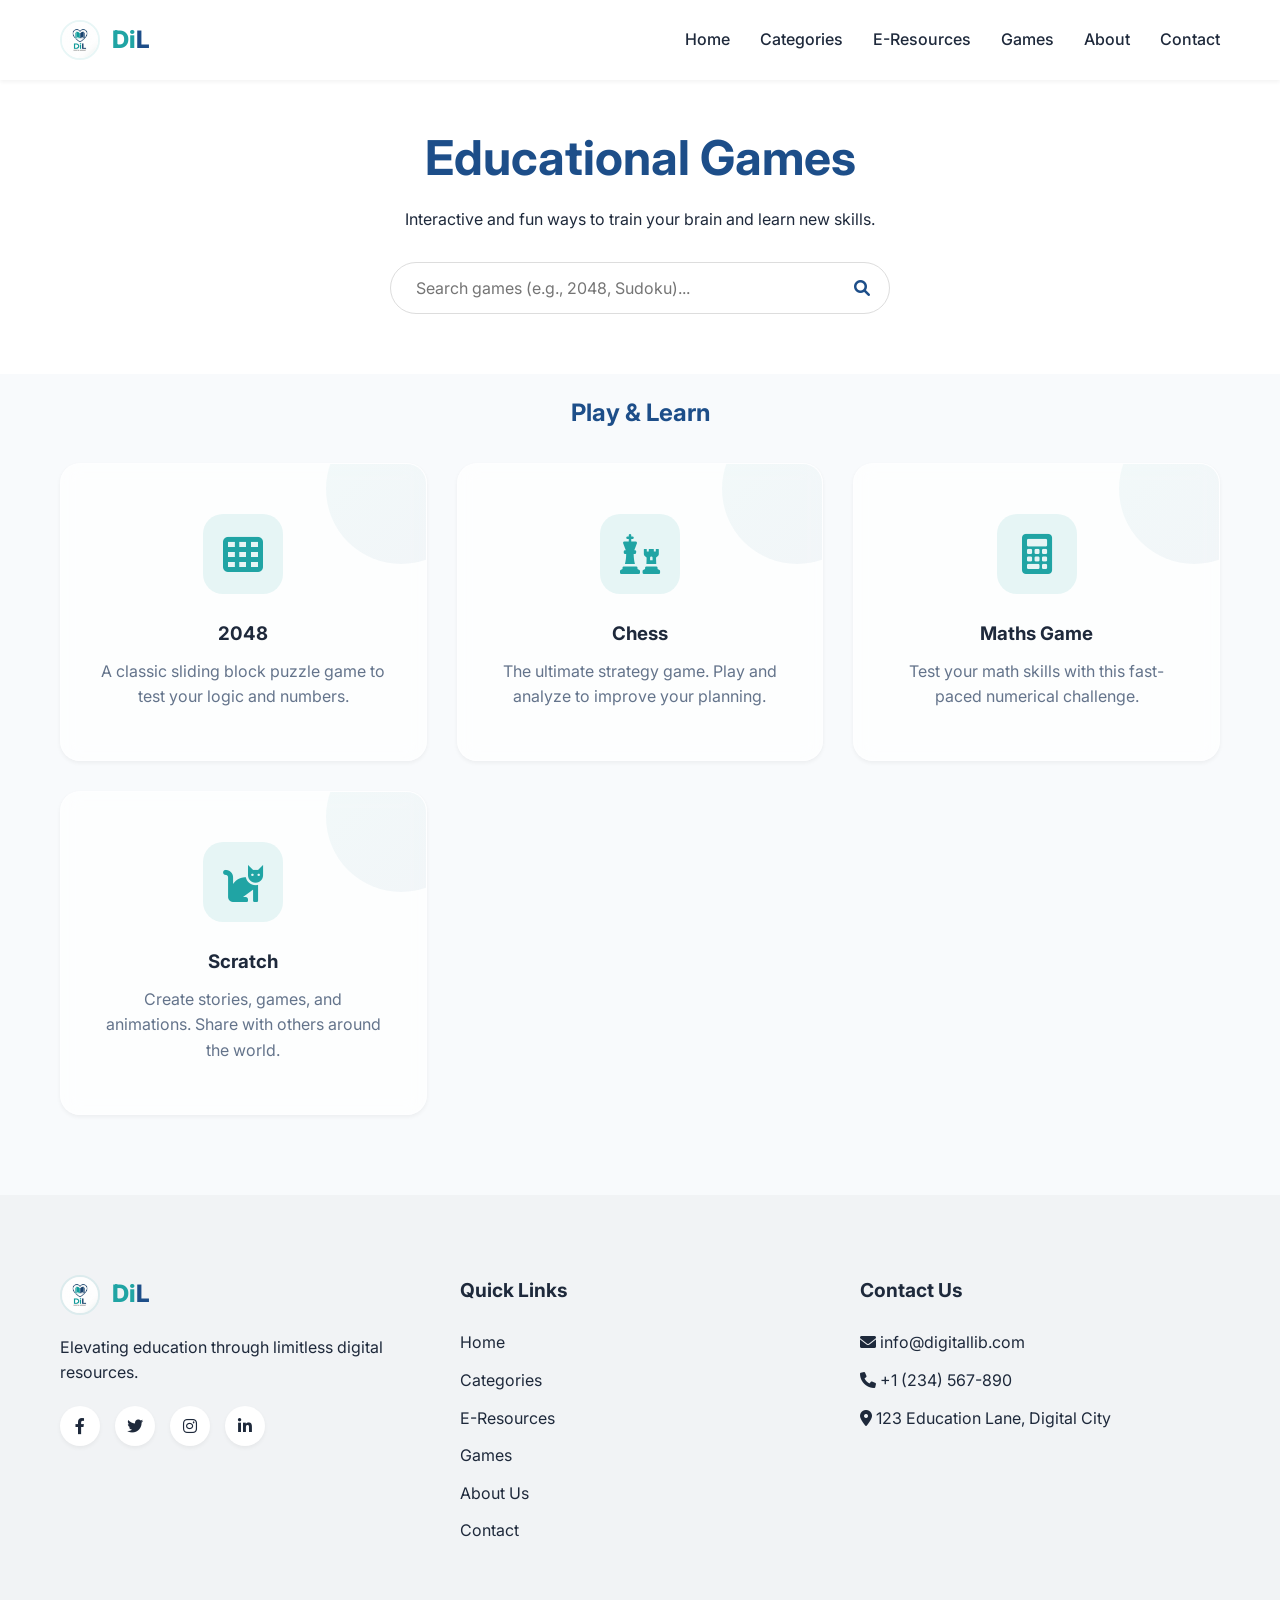
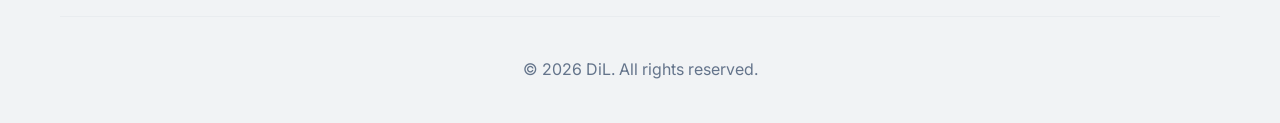
<file: Games.html>
<!DOCTYPE html>
<html lang="en">
<head>
    <meta charset="UTF-8">
    <meta name="viewport" content="width=device-width, initial-scale=1.0">
    <title>Games | DiL</title>
    <meta name="description" content="Engage with fun and interactive educational games. Train your brain with puzzles, strategy games, and numerical challenges at DiL.">
    <link rel="icon" type="image/webp" href="favicon.webp">
    <link href="https://fonts.googleapis.com/css2?family=Inter:wght@400;500;600;700;800&display=swap" rel="stylesheet">
    <link rel="stylesheet" href="https://cdnjs.cloudflare.com/ajax/libs/font-awesome/6.0.0/css/all.min.css">
    <link rel="stylesheet" href="assets/css/style.css">
    <script src="assets/js/main.js" defer></script>
</head>
<body>

    <!-- Header / Navbar -->
    <header>
        <nav class="navbar">
            <div class="container">
                <a href="index.html" class="logo">
                    <img src="assets/images/logo.webp" alt="DiL Logo" width="40" height="40">
                    <span><span class="logo-di">Di</span><span class="logo-l">L</span></span>
                </a>
                <button class="nav-toggle" aria-label="Toggle Navigation Menu"><i class="fas fa-bars"></i></button>
                <ul class="nav-links">
                    <li><a href="index.html">Home</a></li>
                    <li><a href="categories.html">Categories</a></li>
                    <li><a href="e-resources.html">E-Resources</a></li>
                    <li><a href="Games.html" class="active">Games</a></li>
                    <li><a href="about.html">About</a></li>
                    <li><a href="contact.html">Contact</a></li>
                </ul>
            </div>
        </nav>
    </header>

    <main>

    <!-- Hero -->
    <section class="category-hero">
        <div class="container">
            <h1>Educational Games</h1>
            <p>Interactive and fun ways to train your brain and learn new skills.</p>
            <div class="category-search">
                <input type="text" id="game-search" placeholder="Search games (e.g., 2048, Sudoku)..." aria-label="Search games">
                <i class="fas fa-search"></i>
            </div>
        </div>
    </section>

    <!-- Games Grid -->
    <section class="categories-display" style="padding-top: 20px; padding-bottom: 80px;">
        <div class="container">
            <h2 style="margin-bottom: 30px; text-align: center; color: var(--primary-dark);">Play & Learn</h2>
            <div class="categories-grid">

                <div class="category-card" onclick="window.open('https://amit-develober.github.io/2048/', '_blank', 'noopener,noreferrer')" role="button" tabindex="0" aria-label="Play 2048 Game">
                    <div class="category-icon-wrapper">
                        <i class="fas fa-th"></i>
                    </div>
                    <h3>2048</h3>
                    <p>A classic sliding block puzzle game to test your logic and numbers.</p>
                </div>
                
                <div class="category-card" onclick="window.open('https://lichess.org/', '_blank', 'noopener,noreferrer')" role="button" tabindex="0" aria-label="Play Chess on Lichess">
                    <div class="category-icon-wrapper">
                        <i class="fas fa-chess"></i>
                    </div>
                    <h3>Chess</h3>
                    <p>The ultimate strategy game. Play and analyze to improve your planning.</p>
                </div>

                <div class="category-card" onclick="window.open('https://amit-develober.github.io/mt/', '_blank', 'noopener,noreferrer')" role="button" tabindex="0" aria-label="Play Maths Games">
                    <div class="category-icon-wrapper">
                        <i class="fas fa-calculator"></i>
                    </div>
                    <h3>Maths Game</h3>
                    <p>Test your math skills with this fast-paced numerical challenge.</p>
                </div>

                <div class="category-card" onclick="window.open('https://scratch.mit.edu/', '_blank', 'noopener,noreferrer')" role="button" tabindex="0" aria-label="Create with Scratch">
                    <div class="category-icon-wrapper">
                        <i class="fas fa-cat"></i>
                    </div>
                    <h3>Scratch</h3>
                    <p>Create stories, games, and animations. Share with others around the world.</p>
                </div>

            </div>
        </div>
    </section>

    </main>
    <!-- Footer -->
    <footer>
        <div class="container">
            <div class="footer-grid">
                <div class="footer-info">
                    <div class="logo footer-logo">
                        <img src="assets/images/logo.webp" alt="DiL Logo" width="40" height="40" loading="lazy">
                        <span><span class="logo-di">Di</span><span class="logo-l">L</span></span>
                    </div>
                    <p>Elevating education through limitless digital resources.</p>
                    <div class="social-icons">
                        <a href="#" aria-label="Follow us on Facebook"><i class="fab fa-facebook-f"></i></a>
                        <a href="#" aria-label="Follow us on Twitter"><i class="fab fa-twitter"></i></a>
                        <a href="#" aria-label="Follow us on Instagram"><i class="fab fa-instagram"></i></a>
                        <a href="#" aria-label="Follow us on LinkedIn"><i class="fab fa-linkedin-in"></i></a>
                    </div>
                </div>
                <div class="footer-links">
                    <h4>Quick Links</h4>
                    <ul>
                        <li><a href="index.html">Home</a></li>
                        <li><a href="categories.html">Categories</a></li>
                        <li><a href="e-resources.html">E-Resources</a></li>
                        <li><a href="Games.html">Games</a></li>
                        <li><a href="about.html">About Us</a></li>
                        <li><a href="contact.html">Contact</a></li>
                    </ul>
                </div>
                <div class="footer-links">
                    <h4>Contact Us</h4>
                    <ul>
                        <li><i class="fas fa-envelope"></i> info@digitallib.com</li>
                        <li><i class="fas fa-phone"></i> +1 (234) 567-890</li>
                        <li><i class="fas fa-map-marker-alt"></i> 123 Education Lane, Digital City</li>
                    </ul>
                </div>
            </div>
            <div class="footer-bottom">
                <p>&copy; 2026 DiL. All rights reserved.</p>
            </div>
        </div>
    </footer>

    <!-- Scripts moved to head with defer -->
</body>
</html>
</file>
<file: assets/css/style.css>
:root {
    --primary: #20A4A4;
    --primary-dark: #1D4E89;
    --primary-light: rgba(32, 164, 164, 0.1);
    --secondary: #1D4E89;
    --accent: #FFD700;
    --bg-light: #f8fafc;
    --bg-white: #ffffff;
    --text-main: #1e293b;
    --text-muted: #64748b;
    --gradient-brand: linear-gradient(135deg, #20A4A4 0%, #1D4E89 100%);
    --shadow-sm: 0 2px 4px rgba(0, 0, 0, 0.05);
    --shadow-md: 0 4px 12px rgba(0, 0, 0, 0.1);
    --shadow-lg: 0 10px 30px rgba(0, 0, 0, 0.15);
    --radius-sm: 8px;
    --radius-md: 12px;
    --radius-lg: 20px;
    --transition: all 0.3s cubic-bezier(0.4, 0, 0.2, 1);
    --color-di: #20A4A4;
    --color-l: #1D4E89;
}

.logo-di {
    color: var(--color-di);
}

.logo-l {
    color: var(--color-l);
}

/* Base Styles */
* {
    margin: 0;
    padding: 0;
    box-sizing: border-box;
    font-family: 'Inter', system-ui, -apple-system, sans-serif;
}

body {
    background-color: var(--bg-light);
    color: var(--text-main);
    line-height: 1.6;
    overflow-x: hidden;
}

a {
    text-decoration: none;
    color: inherit;
    transition: var(--transition);
}

ul {
    list-style: none;
}

button {
    cursor: pointer;
    border: none;
    outline: none;
    background: none;
    transition: var(--transition);
}

/* Accessibility: High-Visibility Focus States */
:focus-visible {
    outline: 3px solid var(--primary);
    outline-offset: 2px;
    border-radius: 4px;
}

input:focus-visible, 
textarea:focus-visible {
    outline-color: var(--primary-dark);
}

.container {
    max-width: 1200px;
    margin: 0 auto;
    padding: 0 20px;
}

/* Navbar */
.navbar {
    position: fixed;
    top: 0;
    left: 0;
    width: 100%;
    height: 80px;
    background: rgba(255, 255, 255, 0.9);
    backdrop-filter: blur(10px);
    display: flex;
    align-items: center;
    z-index: 1000;
    box-shadow: var(--shadow-sm);
}

.navbar .container {
    display: flex;
    justify-content: space-between;
    align-items: center;
    width: 100%;
}

.nav-toggle {
    display: none;
    font-size: 1.5rem;
    color: var(--primary);
}

.logo {
    display: flex;
    align-items: center;
    gap: 12px;
    font-size: 1.5rem;
    font-weight: 800;
    color: var(--primary);
}

.logo img {
    height: 40px;
    width: 40px;
    object-fit: cover;
    border-radius: 50%;
    border: 2px solid var(--primary-light);
}

.nav-links {
    display: flex;
    gap: 30px;
}

.nav-links a {
    font-weight: 500;
    color: var(--text-main);
    position: relative;
}

.nav-links a:after {
    content: '';
    position: absolute;
    bottom: -5px;
    left: 0;
    width: 0;
    height: 2px;
    background: var(--gradient-brand);
    transition: var(--transition);
}

.nav-links a:hover {
    color: var(--primary);
}

.nav-links a:hover:after {
    width: 100%;
}

/* Animations */
@keyframes fadeInUp {
    from {
        opacity: 0;
        transform: translateY(30px);
    }

    to {
        opacity: 1;
        transform: translateY(0);
    }
}

.fade-in-up {
    animation: fadeInUp 0.8s forwards;
}

/* Hero Section */
.hero {
    height: 100vh;
    position: relative;
    display: flex;
    align-items: center;
    justify-content: center;
    text-align: center;
    padding-top: 80px;
    overflow: hidden;
}

.hero-slider-bg {
    position: absolute;
    top: 0;
    left: 0;
    width: 100%;
    height: 100%;
    z-index: -1;
    transition: opacity 1s ease-in-out;
}

.hero-slider-bg img {
    width: 100%;
    height: 100%;
    object-fit: cover;
    position: absolute;
    top: 0;
    left: 0;
    opacity: 0;
    transition: opacity 1s ease-in-out;
}

.hero-slider-bg img.active {
    opacity: 1;
}

.hero::before {
    content: '';
    position: absolute;
    top: 0;
    left: 0;
    width: 100%;
    height: 100%;
    background: linear-gradient(rgba(0, 0, 0, 0.2), rgba(0, 0, 0, 0.4));
    /* Much lighter, darker gradient for visibility */
    z-index: 1;
}

.hero-content {
    position: relative;
    z-index: 2;
    max-width: 800px;
    margin: 0 auto;
    padding: 20px;
}

.hero h1 {
    font-size: 4rem;
    font-weight: 800;
    margin-bottom: 20px;
    color: #fff;
    /* White text for dark image bg */
    text-shadow: 0 4px 10px rgba(0, 0, 0, 0.3);
}

.hero p {
    font-size: 1.4rem;
    color: rgba(255, 255, 255, 0.9);
    margin-bottom: 40px;
}

.search-container {
    max-width: 600px;
    margin: 0 auto;
    position: relative;
}

.search-bar {
    width: 100%;
    padding: 20px 30px;
    border-radius: 50px;
    border: 2px solid transparent; /* Added for focus state */
    background: var(--bg-white);
    box-shadow: var(--shadow-lg);
    font-size: 1.1rem;
    padding-right: 80px;
}

.search-bar:focus {
    outline: none;
    border-color: var(--primary);
    box-shadow: 0 0 0 4px rgba(32, 164, 164, 0.2);
}

.search-btn {
    position: absolute;
    right: 8px;
    top: 50%;
    transform: translateY(-50%);
    background: var(--gradient-brand);
    color: white;
    width: 44px;
    height: 44px;
    border-radius: 50%;
    display: flex;
    align-items: center;
    justify-content: center;
    border: none;
    cursor: pointer;
    transition: var(--transition);
}

.search-btn:hover {
    background: var(--primary-dark);
    transform: translateY(-50%) scale(1.05);
}

/* Sections Global */
section {
    padding: 100px 0;
}

.section-title {
    text-align: center;
    margin-bottom: 60px;
}

.section-title h2 {
    font-size: 2.5rem;
    font-weight: 700;
    color: var(--primary-dark);
}

.section-title p {
    color: var(--text-muted);
    font-size: 1.1rem;
}

/* Trending Books Slider */
.trending-slider {
    position: relative;
    overflow: hidden;
    padding: 20px 0;
}

.slider-container {
    display: grid;
    grid-template-columns: repeat(3, 1fr);
    gap: 40px;
    padding: 30px 0;
}

@media (max-width: 992px) {
    .slider-container {
        grid-template-columns: repeat(2, 1fr);
    }
}

@media (max-width: 768px) {
    .slider-container {
        grid-template-columns: 1fr;
    }
}

.book-card {
    min-width: 250px;
    background: var(--bg-white);
    border-radius: var(--radius-md);
    overflow: hidden;
    box-shadow: var(--shadow-sm);
    transition: var(--transition);
}

.book-card:hover {
    transform: translateY(-10px);
    box-shadow: var(--shadow-lg);
}

.book-img {
    height: 350px;
    overflow: hidden;
}

.book-img img {
    width: 100%;
    height: 100%;
    object-fit: cover;
}

.book-info {
    padding: 20px;
}

.book-info h3 {
    font-size: 1.1rem;
    margin-bottom: 5px;
}

.book-info p {
    color: var(--text-muted);
    font-size: 0.9rem;
}

.slider-nav {
    position: absolute;
    top: 50%;
    transform: translateY(-50%);
    width: 50px;
    height: 50px;
    background: var(--bg-white);
    border-radius: 50%;
    box-shadow: var(--shadow-md);
    display: flex;
    align-items: center;
    justify-content: center;
    z-index: 10;
}

.prev-btn {
    left: 10px;
}

.next-btn {
    right: 10px;
}

/* Achievements */
.achievements {
    background: white;
}

.stats-grid {
    display: grid;
    grid-template-columns: repeat(auto-fit, minmax(200px, 1fr));
    gap: 40px;
}

.stat-card {
    text-align: center;
    padding: 30px;
    background: var(--bg-white);
    border-radius: var(--radius-md);
    box-shadow: var(--shadow-sm);
    transition: var(--transition);
}

.stat-card i {
    font-size: 2.5rem;
    color: var(--primary);
    margin-bottom: 20px;
}

.stat-card h3 {
    font-size: 2.5rem;
    font-weight: 800;
    margin-bottom: 5px;
}

.stat-card p {
    color: var(--text-muted);
}

/* Categories */
.categories-grid {
    display: grid;
    grid-template-columns: repeat(auto-fit, minmax(280px, 1fr));
    gap: 30px;
}

.category-card {
    position: relative;
    padding: 50px 40px;
    background: rgba(255, 255, 255, 0.7);
    backdrop-filter: blur(10px);
    -webkit-backdrop-filter: blur(10px);
    border: 1px solid rgba(255, 255, 255, 0.3);
    border-radius: var(--radius-lg);
    box-shadow: var(--shadow-sm);
    text-align: center;
    transition: var(--transition);
    cursor: pointer;
    overflow: hidden;
}

.category-card::before {
    content: '';
    position: absolute;
    top: -50px;
    right: -50px;
    width: 150px;
    height: 150px;
    background: var(--gradient-brand);
    opacity: 0.05;
    border-radius: 50%;
    transition: var(--transition);
    z-index: 1;
}

.category-card:hover {
    transform: translateY(-10px) scale(1.02);
    box-shadow: var(--shadow-lg);
    background: rgba(255, 255, 255, 0.9);
    border-color: var(--primary);
}

.category-card:hover::before {
    transform: scale(2);
    opacity: 0.1;
}

.category-icon-wrapper {
    width: 80px;
    height: 80px;
    background: var(--primary-light);
    border-radius: 20px;
    display: flex;
    align-items: center;
    justify-content: center;
    margin: 0 auto 25px;
    transition: var(--transition);
    position: relative;
    z-index: 2;
}

.category-card:hover .category-icon-wrapper {
    background: var(--gradient-brand);
    transform: rotate(10deg);
}

.category-card i {
    font-size: 2.5rem;
    color: var(--primary);
    transition: var(--transition);
    z-index: 2;
}

.category-card:hover i {
    color: white;
}

.category-card h3 {
    position: relative;
    z-index: 2;
    margin-bottom: 10px;
}

.category-card p {
    position: relative;
    z-index: 2;
    color: var(--text-muted);
}

/* Footer */
footer {
    background: #f1f3f5;
    padding: 80px 0 40px;
}

.footer-grid {
    display: grid;
    grid-template-columns: repeat(auto-fit, minmax(200px, 1fr));
    gap: 40px;
    margin-bottom: 60px;
}

.footer-logo {
    margin-bottom: 20px;
}

.footer-links h4 {
    margin-bottom: 25px;
    font-size: 1.2rem;
}

.footer-links li {
    margin-bottom: 12px;
}

.footer-bottom {
    text-align: center;
    padding-top: 40px;
    border-top: 1px solid #e9ecef;
    color: var(--text-muted);
}

.social-icons {
    display: flex;
    gap: 15px;
    margin-top: 20px;
}

.social-icons a {
    width: 40px;
    height: 40px;
    background: white;
    border-radius: 50%;
    display: flex;
    align-items: center;
    justify-content: center;
    box-shadow: var(--shadow-sm);
}

/* Category Page Styles */
.category-hero {
    padding: 120px 0 60px;
    background: var(--bg-white);
    text-align: center;
}

.category-hero h1 {
    font-size: 3rem;
    color: var(--primary-dark);
    margin-bottom: 10px;
}

.category-search {
    max-width: 500px;
    margin: 30px auto 0;
    position: relative;
}

.category-search input {
    width: 100%;
    padding: 15px 25px;
    border-radius: 30px;
    border: 1px solid #ddd;
    font-size: 1rem;
    padding-right: 50px;
    transition: var(--transition);
}

.category-search input:focus {
    outline: none;
    border-color: var(--primary);
    box-shadow: 0 0 0 4px rgba(32, 164, 164, 0.15);
}

.category-search i {
    position: absolute;
    right: 20px;
    top: 50%;
    transform: translateY(-50%);
    color: var(--secondary);
}

.books-display {
    padding-top: 0;
}

.books-grid {
    display: grid;
    grid-template-columns: repeat(auto-fill, minmax(280px, 1fr));
    gap: 30px;
}

.book-card-alt {
    display: flex;
    background: var(--bg-white);
    border-radius: var(--radius-md);
    overflow: hidden;
    box-shadow: var(--shadow-sm);
    transition: var(--transition);
}

.book-card-alt:hover {
    box-shadow: var(--shadow-md);
    transform: translateY(-5px);
}

.book-img-small {
    width: 120px;
    min-width: 120px;
}

.book-img-small img {
    width: 100%;
    height: 100%;
    object-fit: cover;
}

.book-info-alt {
    padding: 20px;
    display: flex;
    flex-direction: column;
    justify-content: center;
}

.book-info-alt h3 {
    font-size: 1rem;
    margin-bottom: 5px;
}

.book-info-alt p {
    font-size: 0.85rem;
    color: var(--text-muted);
    margin-bottom: 15px;
}

.view-btn {
    background: var(--gradient-brand);
    color: white;
    padding: 8px 15px;
    border-radius: 5px;
    font-size: 0.85rem;
    font-weight: 500;
    align-self: flex-start;
}

.no-results {
    text-align: center;
    padding: 100px 0;
}

.no-results i {
    font-size: 4rem;
    color: #eee;
    margin-bottom: 20px;
}

/* Modal Styles */
.modal {
    position: fixed;
    top: 0;
    left: 0;
    width: 100%;
    height: 100%;
    background: rgba(0, 0, 0, 0.6);
    display: flex;
    align-items: center;
    justify-content: center;
    z-index: 2000;
    opacity: 0;
    visibility: hidden;
    transition: var(--transition);
}

.modal.active {
    opacity: 1;
    visibility: visible;
}

.modal-content {
    background: var(--bg-white);
    width: 90%;
    max-width: 900px;
    border-radius: var(--radius-lg);
    position: relative;
    padding: 40px;
    transform: scale(0.8);
    transition: var(--transition);
}

.modal.active .modal-content {
    transform: scale(1);
}

.close-modal {
    position: absolute;
    right: 25px;
    top: 20px;
    font-size: 2rem;
    cursor: pointer;
    color: var(--secondary);
}

.modal-body {
    display: grid;
    grid-template-columns: 350px 1fr;
    gap: 40px;
}

.book-preview-large img {
    width: 100%;
    border-radius: var(--radius-md);
    box-shadow: var(--shadow-lg);
}

.book-details-large h2 {
    font-size: 2.2rem;
    margin-bottom: 10px;
    color: var(--primary-dark);
}

.book-details-large p {
    font-size: 1.1rem;
    margin-bottom: 15px;
}

.badge {
    display: inline-block;
    padding: 5px 15px;
    background: var(--primary-light);
    color: var(--primary);
    border-radius: 20px;
    font-size: 0.8rem;
    font-weight: 700;
    margin-bottom: 20px;
}

.book-description {
    color: var(--text-muted);
    margin-bottom: 30px;
}

.modal-actions {
    display: flex;
    gap: 20px;
}

.btn-primary {
    background: var(--gradient-brand);
    color: white;
    padding: 15px 30px;
    border-radius: 10px;
    font-weight: 600;
}

.btn-outline {
    border: 1px solid var(--primary);
    color: var(--primary);
    padding: 15px 30px;
    border-radius: 10px;
    font-weight: 600;
}

/* Quote Modal Specifics */
.quote-content {
    max-width: 550px;
    text-align: center;
    padding: 50px;
    border: 2px solid var(--primary-light);
    box-shadow: 0 25px 50px -12px rgba(32, 164, 164, 0.25);
}

.quote-header {
    margin-bottom: 30px;
}

.quote-header i {
    font-size: 3rem;
    color: var(--primary);
    opacity: 0.2;
    margin-bottom: 15px;
    display: block;
}

.quote-header h3 {
    font-size: 1.5rem;
    color: var(--primary-dark);
    text-transform: uppercase;
    letter-spacing: 2px;
    font-weight: 700;
}

.quote-body {
    margin-bottom: 40px;
}

#quote-text {
    font-size: 1.8rem;
    font-weight: 600;
    line-height: 1.4;
    color: var(--text-main);
    margin-bottom: 20px;
    font-style: italic;
}

#quote-author {
    display: block;
    font-size: 1.1rem;
    color: var(--primary);
    font-weight: 500;
}

#quote-author::before {
    content: "— ";
}

.quote-footer .btn-primary {
    width: 100%;
    font-size: 1.1rem;
    letter-spacing: 1px;
    box-shadow: 0 4px 15px rgba(32, 164, 164, 0.3);
}

.quote-footer .btn-primary:hover {
    transform: translateY(-2px);
    box-shadow: 0 6px 20px rgba(32, 164, 164, 0.4);
}

@media (max-width: 600px) {
    .quote-content {
        padding: 30px 20px !important;
        width: 85% !important;
        max-height: 80vh;
        display: flex;
        flex-direction: column;
        justify-content: center;
    }

    #quote-text {
        font-size: 1.25rem !important;
        margin-bottom: 10px !important;
    }

    .quote-header {
        margin-bottom: 15px !important;
    }

    .quote-header i {
        font-size: 1.8rem !important;
        margin-bottom: 5px !important;
    }

    .quote-header h3 {
        font-size: 0.9rem !important;
        letter-spacing: 1px !important;
    }

    .quote-body {
        margin-bottom: 20px !important;
    }

    #quote-author {
        font-size: 0.95rem !important;
    }

    .quote-footer .btn-primary {
        padding: 12px 15px !important;
        font-size: 0.95rem !important;
    }

    .close-modal {
        top: 10px !important;
        right: 15px !important;
        font-size: 1.5rem !important;
    }
}

/* Perfection Pass: Animations */
.reveal {
    opacity: 0;
    transform: translateY(30px);
    transition: all 0.8s ease-out;
}

.reveal.active {
    opacity: 1;
    transform: translateY(0);
}

@keyframes fadeIn {
    from {
        opacity: 0;
    }

    to {
        opacity: 1;
    }
}

@keyframes slideUp {
    from {
        transform: translateY(50px);
        opacity: 0;
    }

    to {
        transform: translateY(0);
        opacity: 1;
    }
}

.fade-in {
    animation: fadeIn 1.2s ease forwards;
}

.slide-up {
    animation: slideUp 0.8s cubic-bezier(0.2, 0.8, 0.2, 1) forwards;
}

.hero-slider-bg img {
    transition: opacity 1.5s ease-in-out;
    /* Smoother slider transition */
}

@media (max-width: 768px) {
    .nav-toggle {
        display: block;
    }

    .nav-links {
        display: none;
        position: absolute;
        top: 80px;
        left: 0;
        width: 100%;
        background: white;
        flex-direction: column;
        padding: 20px;
        gap: 15px;
        box-shadow: var(--shadow-md);
        text-align: center;
    }

    .nav-links.active {
        display: flex;
    }

    .hero-content h1 {
        font-size: 2.5rem;
    }

    .modal-body {
        grid-template-columns: 1fr;
    }

    .modal-content {
        padding: 20px;
        height: auto;
        max-height: 90vh;
        overflow-y: auto;
    }
}
</file>
